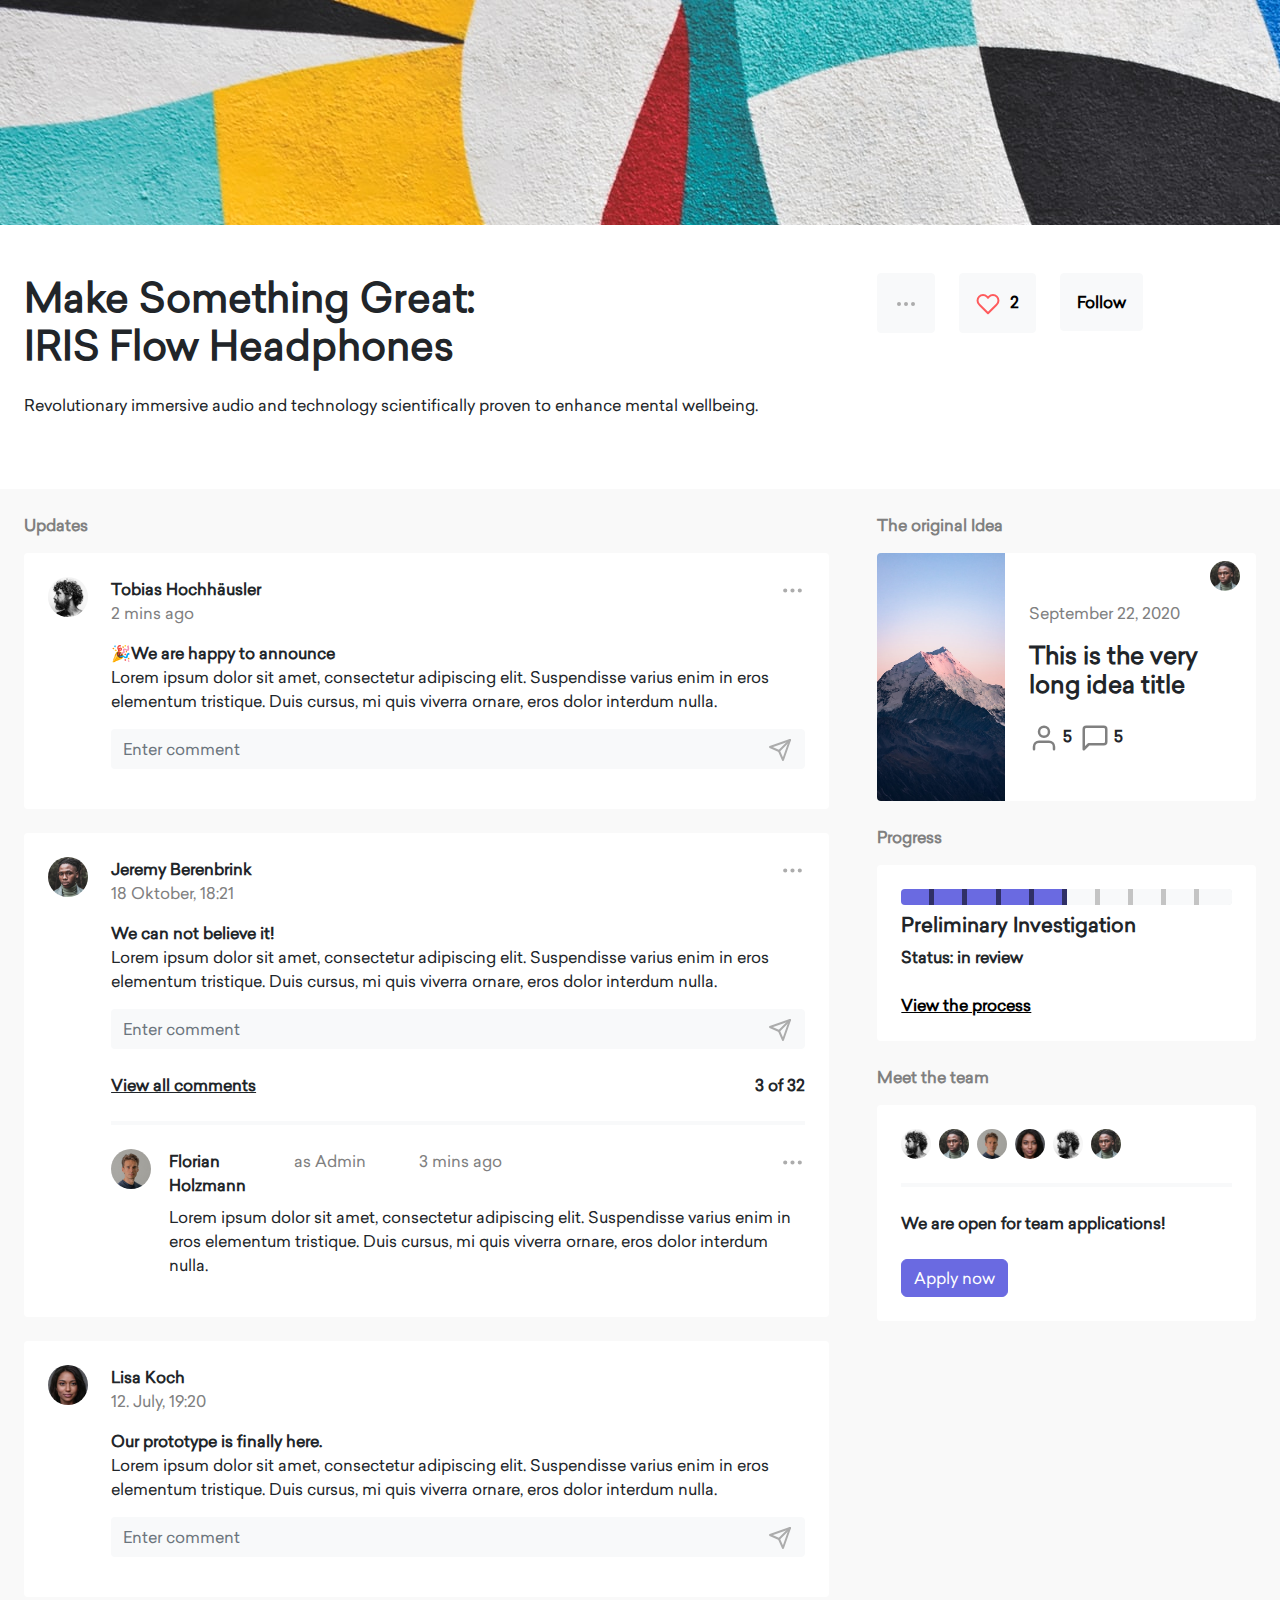
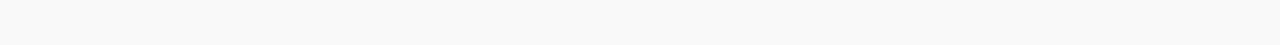
<file: index.html>
<!DOCTYPE html>
<html lang="en">
<head>
    <meta charset="UTF-8">
    <meta http-equiv="X-UA-Compatible" content="IE=edge">
    <meta name="viewport" content="width=device-width, initial-scale=1.0">
    <title>Innosabi Isaak M. Coding Challenge</title>
    <link rel="stylesheet" href="css/bootstrap.css">
    
</head>
<body>
    <div class="container-fluid" style="background-image: url(/assets/hero.jpg); min-height: 25vh";></div>

    <div class="container-fluid">
    <div class="container-xxl">
        <div class="row gx-5 pt-5 pb-5">
            <div class="col-lg-8 col-md-12">
                <h1 class="mb-4" style="font-weight: 900;">Make Something Great:<br>IRIS Flow Headphones</h1>
                    <p class="mb-4">Revolutionary immersive audio and technology scientifically proven to enhance mental wellbeing.</p>
            </div>
            <div class="col-lg-4 col-md-12">
                <div class="d-flex flex-row justify-content-lg-start">
                    <div>
                        <button type="button" class="btn btn-light me-4 p-3"><img src="/assets/more-horizontal (2).svg"></button>
                    </div>
                    <div>
                        <button type="button" class="btn btn-light me-4 p-3"><img src="/assets/heart (1).svg" style="margin-right: 10px ;"><strong>2</strong></button>
                    </div>
                    <div>
                        <button type="button" class="btn btn-light p-3"><strong>Follow</strong></button>
                    </div>
                </div>
            </div>
        </div>
    </div>
    </div>
    
    <div class="container-fluid pt-4 pb-4" style="background-color: #f9f9f9;";>
        <div class="container-xxl">
            <div class="row gx-5">
                <div class="col-lg-8 mb-7">
                    <p style="color: grey; font-weight: 600;">Updates</p>

                    <div class="card p-4 mb-4">
                        <div>
                            <div class="d-flex flex-row">
                                <div class="col-lg-1">
                                    <img src="/assets/guy1.jpg" width="40" height="40" class="user-img rounded-circle" style="margin-right: 1rem;">
                                </div>

                                <div class="col-11">
                                    <div class="d-flex flex-row justify-content-between">
                                            <div class="d-flex flex-column">    
                                                <p style="font-weight: 700" class="text-break mb-0">Tobias Hochhäusler</p>
                                                <p style="color: grey">2 mins ago</p>
                                            </div>
                                            
                                            <div>                                      
                                            <a href="#"><img src="assets/more-horizontal (2).svg" width="25" height="25"></a>
                                            </div>
                                    </div>
                                    
                                </div>
                            </div>
                        </div>
                        
                        <div>
                            <div class="d-flex flex-row">
                                <div class="col-lg-1">
                                    <p></p>
                                </div>

                                <div class="col-lg-11">
                                    <strong>🎉We are happy to announce</strong>
                                    <p>Lorem ipsum dolor sit amet, consectetur adipiscing elit. Suspendisse varius enim in eros elementum tristique. Duis cursus, mi quis viverra ornare, eros dolor interdum nulla.</p>
                                    <div class="input-group mb-3">
                                        <input type="text" style="background-color: #f8f9fa;" class="border-0 form-control" placeholder="Enter comment" aria-label="Recipient's username" aria-describedby="button-addon2">
                                        <button type="button" class="btn btn-light"><img src="/assets/send.svg"></button>
                                      </div>
                                </div>
                                
                               

                            </div>
                        </div>
                    </div>

                    <div class="card p-4 mb-4">
                        <div>
                            <div class="d-flex flex-row">
                                <div class="col-lg-1">
                                    <img src="/assets/guy2.jpg" width="40" height="40" class="user-img rounded-circle" style="margin-right: 1rem;">
                                </div>

                                <div class="col-11">
                                    <div class="d-flex flex-row justify-content-between">
                                            <div class="d-flex flex-column">    
                                                <p style="font-weight: 700" class="text-break mb-0">Jeremy  Berenbrink</p>
                                                <p style="color: grey">18 Oktober, 18:21</p>
                                            </div>
                                            
                                            <div>                                      
                                            <a href="#"><img src="assets/more-horizontal (2).svg" width="25" height="25"></a>
                                            </div>
                                    </div>
                                    
                                </div>
                            </div>
                        </div>
                        
                        <div>
                            <div class="d-flex flex-row">
                                <div class="col-lg-1">
                                    <p></p>
                                </div>

                                <div class="col-lg-11">
                                    <strong>We can not believe it!</strong>
                                    <p>Lorem ipsum dolor sit amet, consectetur adipiscing elit. Suspendisse varius enim in eros elementum tristique. Duis cursus, mi quis viverra ornare, eros dolor interdum nulla.</p>
                                        <div class="input-group mb-3">
                                            <input type="text" style="background-color: #f8f9fa;" class="border-0 form-control" placeholder="Enter comment" aria-label="Recipient's username" aria-describedby="button-addon2">
                                            <button type="button" class="btn btn-light"><img src="/assets/send.svg"></button>
                                        </div>

                                        <div class="d-flex flex-row justify-content-between mt-4">
                                            <p style="font-weight: 700;"><u>View all comments</u></p>
                                            <p style="font-weight: 700;">3 of 32</p>
                                        </div>

                                        <div id="horizontal-line" class="border border-2 border-light mt-2">

                                        </div>

                                        <div class="mt-4">
                                            <div>
                                                <div class="d-flex flex-row">
                                                    <div class="col-lg-1">
                                                
                                                        <div>
                                                            <img src="/assets/guy3.jpg" width="40" height="40" class="user-img rounded-circle" style="margin-right: 1rem;">
                                                        </div>
                                                    </div>

                                            
                                                
                                                    <div class="col-lg-11">
                                                        <div class="d-flex flex-row justify-content-between">
                
                                                    
                                                            <div class="row">    
                                                                <div class="col-lg-4">
                                                                <p style="font-weight: 700;" class="mb-0 me-2">Florian Holzmann</p>
                                                                </div>
                                                                <div class="col-lg-4">
                                                                <p style="color: grey;" class="mb-0 me-2">as Admin</p>
                                                                </div>
                                                                <div class="col-lg-4">
                                                                <p style="color: grey;">3 mins ago</p>
                                                                </div>
                                                            </div>
                                                

                                                                                              
                                                        <a href="#"><img src="assets/more-horizontal (2).svg" width="25" height="25"></a>
                                                        
                                                    
                                                        </div>
                                                
                                                    </div>
                                                </div>
                                            </div>
                                            <div>    
                                                <div class="d-flex flex-row">
                                                    <div class="col-lg-1">
                                                        <p></p>                                               
                                                    </div>

                                                    <div class="col-lg-11">
                                                        <p class="mt-2">Lorem ipsum dolor sit amet, consectetur adipiscing elit. Suspendisse varius enim in eros elementum tristique. Duis cursus, mi quis viverra ornare, eros dolor interdum nulla.</p>    
                                                    </div>   
                                                </div>  
                                            </div>
                                        </div>
                                    </div>
                                </div>
                                
                               

                            </div>
                    </div>

                    <div class="card p-4 mb-4">
                        <div>
                            <div class="d-flex flex-row">
                                <div class="col-lg-1">
                                    <img src="/assets/girl1.jpg" width="40" height="40" class="user-img rounded-circle" style="margin-right: 1rem;">
                                </div>

                                <div class="col-11">
                                    <div class="d-flex flex-row justify-content-between">
                                            <div class="d-flex flex-column">    
                                                <p style="font-weight: 700" class="text-break mb-0">Lisa Koch</p>
                                                <p style="color: grey">12. July, 19:20</p>
                                            </div>
                                            
                                            
                                    </div>
                                    
                                </div>
                            </div>
                        </div>
                        
                        <div>
                            <div class="d-flex flex-row">
                                <div class="col-lg-1">
                                    <p></p>
                                </div>

                                <div class="col-lg-11">
                                    <strong>Our prototype is finally here.</strong>
                                    <p>Lorem ipsum dolor sit amet, consectetur adipiscing elit. Suspendisse varius enim in eros elementum tristique. Duis cursus, mi quis viverra ornare, eros dolor interdum nulla.</p>
                                    <div class="input-group mb-3">
                                        <input type="text" style="background-color: #f8f9fa;" class="border-0 form-control" placeholder="Enter comment" aria-label="Recipient's username" aria-describedby="button-addon2">
                                        <button type="button" class="btn btn-light"><img src="/assets/send.svg"></button>
                                      </div>
                                </div>
                                
                               

                            </div>
                        </div>
                    </div>
                </div> 

                    
                    
                

                <div class="col-lg-4 mb-5">
                    <p style="color: grey; font-weight: 600;">The original Idea</p>
                    <div class="card mb-4">
                        <div class="d-flex flex-row justify-content-between">
                            <div id="imagewrapper" class="me-4">
                                <img src="assets/mountain.jpg" class="rounded-start" style="object-fit: cover; max-width: 10vw; height: 100%;">
                            </div>
                            
                            <div class="pt-5 pb-5">
                                <p style="color: grey" class="mb-0;">September 22, 2020</p>
                                <h4 style="font-weight: 600;">This is the very long idea title</h4>
                                <div class="d-flex flex-row mt-4">
                                    <div class="me-2">
                                    <a href="#"><img src="assets/user.svg" width="30" height="30"></a> <strong>5</strong>
                                    </div>
                                    <div class="me-2">
                                        <a href="#"><img src="assets/message-square.svg" width="30" height="30"></a> <strong>5</strong>
                                    </div>
                                </div>

                            </div>

                            <div id="textwrapper-idea" class="d-flex flex-row mt-2">
                                <div>
                                   <img src="/assets/guy2.jpg" width="30" height="30" class="user-img rounded-circle" style="margin-right: 1rem;">
                                </div>

                            </div>
                        </div>
                    </div>

                    <p style="color: grey; font-weight: 600;">Progress</p>
                    <div class="card mb-4 p-4">
                        <div class="progress mb-2">
                            <div class="progress-bar" role="progressbar" style="width: 10%; border-right: 5px solid #303066" aria-valuenow="10" aria-valuemin="0" aria-valuemax="100"></div>
                            <div class="progress-bar" role="progressbar" style="width: 10%; border-right: 5px solid #303066" aria-valuenow="10" aria-valuemin="0" aria-valuemax="100"></div>
                            <div class="progress-bar" role="progressbar" style="width: 10%; border-right: 5px solid #303066" aria-valuenow="10" aria-valuemin="0" aria-valuemax="100"></div>
                            <div class="progress-bar" role="progressbar" style="width: 10%; border-right: 5px solid #303066" aria-valuenow="10" aria-valuemin="0" aria-valuemax="100"></div>
                            <div class="progress-bar" role="progressbar" style="width: 10%; border-right: 5px solid #303066" aria-valuenow="10" aria-valuemin="0" aria-valuemax="100"></div>
                            <div class="progress-bar bg-light" role="progressbar" style="width: 10%; border-right: 5px solid #c4c4c4" aria-valuenow="10" aria-valuemin="0" aria-valuemax="100"></div>
                            <div class="progress-bar bg-light" role="progressbar" style="width: 10%; border-right: 5px solid #c4c4c4" aria-valuenow="10" aria-valuemin="0" aria-valuemax="100"></div>
                            <div class="progress-bar bg-light" role="progressbar" style="width: 10%; border-right: 5px solid #c4c4c4" aria-valuenow="10" aria-valuemin="0" aria-valuemax="100"></div>
                            <div class="progress-bar bg-light" role="progressbar" style="width: 10%; border-right: 5px solid #c4c4c4" aria-valuenow="10" aria-valuemin="0" aria-valuemax="100"></div>
                            <div class="progress-bar bg-light" role="progressbar" style="width: 10%;" aria-valuenow="10" aria-valuemin="0" aria-valuemax="100"></div>
                        </div>
                        
                        <h5 style="font-weight: 600;">Preliminary Investigation</h5>
                        <strong class="mb-4">Status: in review</strong>
                        <a href="#" style="font-weight: 600; color: black;">View the process</a>
                    </div>

                    <p style="color: grey; font-weight: 600;">Meet the team</p>
                    <div class="card mb-4 p-4">
                        <div id="team-wrapper" class="d-flex flex-row">
                            <img src="/assets/guy1.jpg" width="30" height="30" class="rounded-circle me-2 mb-4" data-bs-toggle="modal" data-bs-target="#popup">
                            <img src="/assets/guy2.jpg" width="30" height="30" class="user-img rounded-circle me-2 mb-4" data-bs-toggle="modal" data-bs-target="#popup">
                            <img src="/assets/guy3.jpg" width="30" height="30" class="user-img rounded-circle me-2 mb-4" data-bs-toggle="modal" data-bs-target="#popup">
                            <img src="/assets/girl1.jpg" width="30" height="30" class="user-img rounded-circle me-2 mb-4" data-bs-toggle="modal" data-bs-target="#popup">
                            <img src="/assets/guy1.jpg" width="30" height="30" class="user-img rounded-circle me-2 mb-4" data-bs-toggle="modal" data-bs-target="#popup">
                            <img src="/assets/guy2.jpg" width="30" height="30" class="user-img rounded-circle me-2 mb-4" data-bs-toggle="modal" data-bs-target="#popup">
                        </div>

                        <div id="horizontal-line" class="border border-2 border-light mb-4"></div>

                        <strong>We are open for team applications!</strong>

                        <a href="https://innosabi.com/karriere/"><button class="btn btn-primary mt-4">Apply now</button></a>
                    </div>

                    

                </div>
            </div>
            
        </div>
    </div>
            
    <!-- Modal -->
  <div class="modal fade" id="popup" tabindex="-1" aria-labelledby="popuplabel" aria-hidden="true">
    <div class="modal-dialog">
      <div class="modal-content">
        <div class="modal-header border-0">
            <button type="button" class="btn-close" data-bs-dismiss="modal" aria-label="Close"></button>
        </div>
        <div class="modal-body p-4">
          <div class="d-flex flex-column align-items-center mb-4">
            <img src="assets/innosabi contact.svg" class="mb-4" style="max-width: 200px;">
            <strong>Hi! I'm {Name} and I'm willing to help!</strong>
             </div>
            <div class="mb-4">
                <h3 style="font-weight: 600; text-align: center;" class="mb-4">Do You Want to Get Started?</h3>
                <p>We are happy to develop tailor-made solutions for the challenges in your company. Get to know all the features and possibilities of the innosabi software in a guided demo via screencast with one of our platform experts. Contact us!</p>
            </div>

            <div class="d-flex flex-row justify-content-center mb-4">
                     
                <div>
                    <a href="tel:+49894141800"><button class="btn btn-primary">+49 89 414 1800<img src="assets/phone-call (2).svg" width="15" height="15" class="me-1 mx-1"></button></a>
                </div>
            </div>
        </div>
        
      </div>
    </div>
  </div>
        
   
<script src="js/bootstrap.bundle.js"></script>
</body>
</html>
</file>
